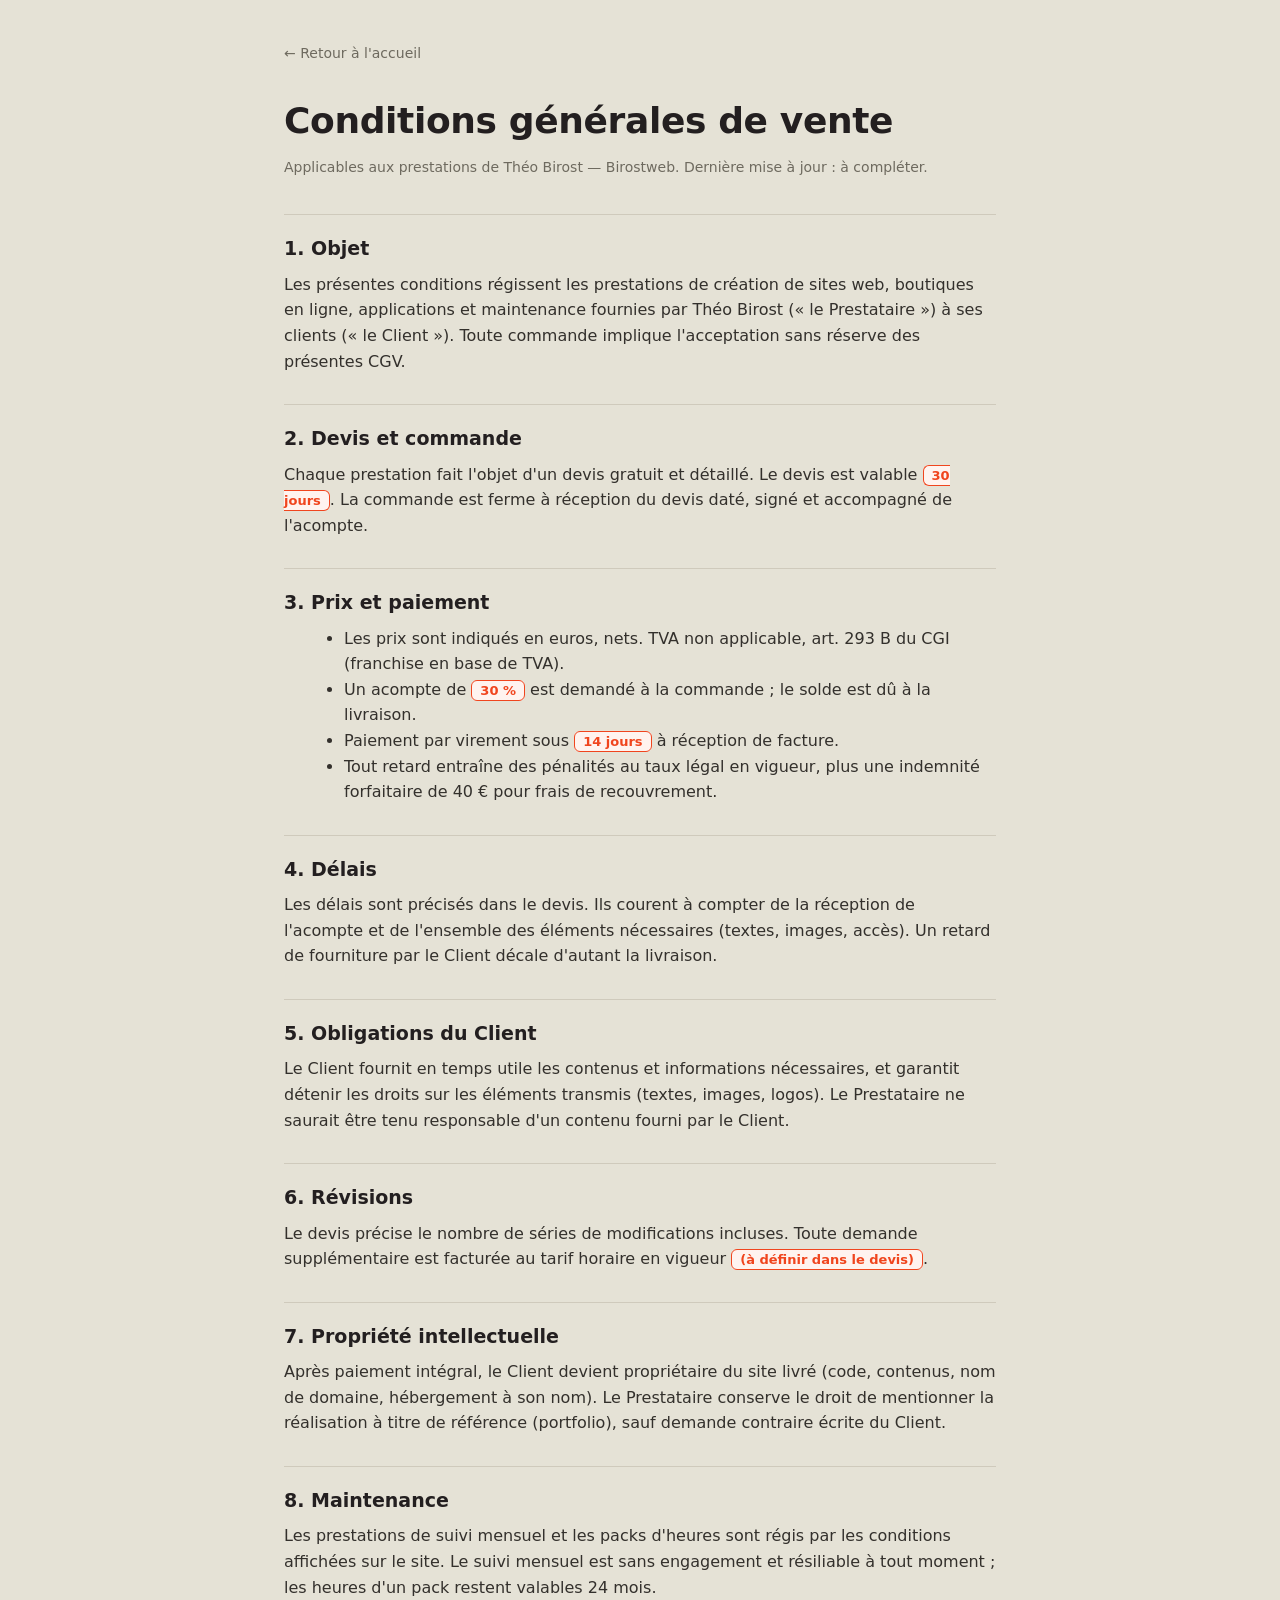
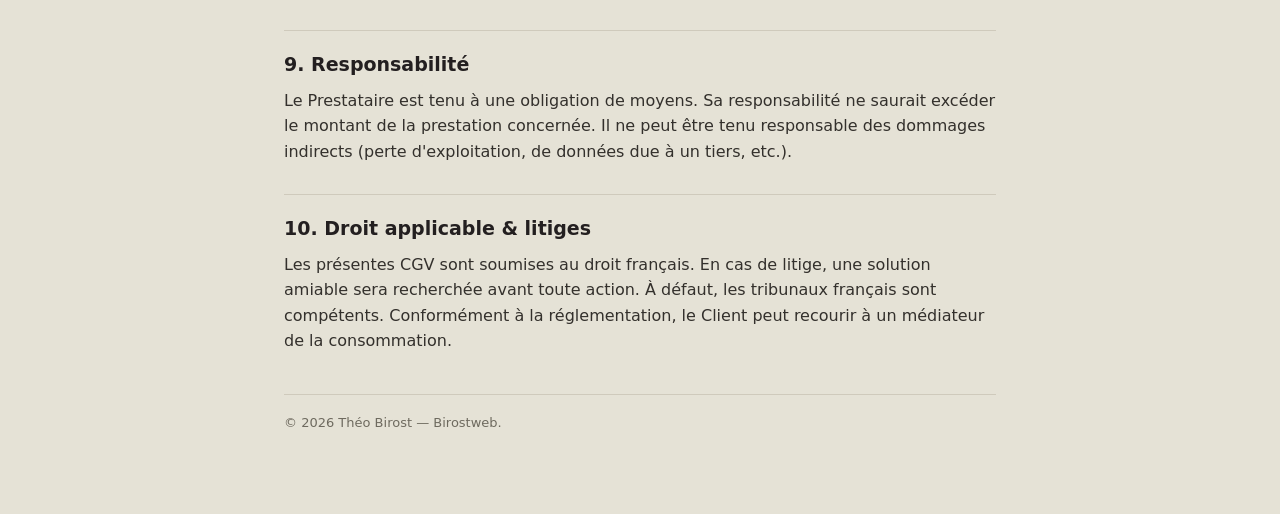
<file: site/cgv.html>
<!doctype html>
<html lang="fr">
<head>
<meta charset="utf-8">
<meta name="viewport" content="width=device-width, initial-scale=1">
<meta name="robots" content="noindex">
<title>Conditions générales de vente · Birostweb</title>
<style>
  :root{--paper:#E5E2D6;--surface:#FBFAF6;--ink:#231F20;--accent:#F0451E;--gray:#6E6A5F;--line:#CFCABC}
  *{box-sizing:border-box;margin:0}
  body{background:var(--paper);color:var(--ink);font-family:system-ui,-apple-system,"Segoe UI",Roboto,sans-serif;line-height:1.6;font-size:16px}
  .wrap{max-width:760px;margin:0 auto;padding:40px 24px 80px}
  a{color:var(--accent)}
  .back{display:inline-block;font-size:14px;margin-bottom:28px;text-decoration:none;color:var(--gray)}
  .back:hover{color:var(--ink)}
  h1{font-size:clamp(26px,5vw,36px);letter-spacing:-.01em;margin-bottom:6px}
  .sub{color:var(--gray);font-size:14px;margin-bottom:36px}
  h2{font-size:19px;margin:30px 0 8px;padding-top:18px;border-top:1px solid var(--line)}
  p,li{color:#33302c}
  ul{margin:8px 0 8px 20px}
  .todo{background:#fff3ef;border:1px solid var(--accent);border-radius:6px;padding:2px 8px;font-size:13px;color:var(--accent);font-weight:600}
  footer{color:var(--gray);font-size:13px;margin-top:40px;padding-top:18px;border-top:1px solid var(--line)}
</style>
</head>
<body>
  <!-- ============================================================================
       ⚠️  À RELIRE / COMPLÉTER : ce modèle couvre l'essentiel, mais adapte les
       montants d'acompte, délais de paiement et pénalités à ta pratique
       (cherche "À COMPLÉTER"). En cas de doute, fais valider par un juriste.
  ============================================================================ -->
  <div class="wrap">
    <a class="back" href="/">← Retour à l'accueil</a>
    <h1>Conditions générales de vente</h1>
    <p class="sub">Applicables aux prestations de Théo Birost — Birostweb. Dernière mise à jour : à compléter.</p>

    <h2>1. Objet</h2>
    <p>Les présentes conditions régissent les prestations de création de sites web, boutiques en ligne, applications et maintenance fournies par Théo Birost (« le Prestataire ») à ses clients (« le Client »). Toute commande implique l'acceptation sans réserve des présentes CGV.</p>

    <h2>2. Devis et commande</h2>
    <p>Chaque prestation fait l'objet d'un devis gratuit et détaillé. Le devis est valable <span class="todo">30 jours</span>. La commande est ferme à réception du devis daté, signé et accompagné de l'acompte.</p>

    <h2>3. Prix et paiement</h2>
    <ul>
      <li>Les prix sont indiqués en euros, nets. TVA non applicable, art. 293 B du CGI (franchise en base de TVA).</li>
      <li>Un acompte de <span class="todo">30 %</span> est demandé à la commande ; le solde est dû à la livraison.</li>
      <li>Paiement par virement sous <span class="todo">14 jours</span> à réception de facture.</li>
      <li>Tout retard entraîne des pénalités au taux légal en vigueur, plus une indemnité forfaitaire de 40 € pour frais de recouvrement.</li>
    </ul>

    <h2>4. Délais</h2>
    <p>Les délais sont précisés dans le devis. Ils courent à compter de la réception de l'acompte et de l'ensemble des éléments nécessaires (textes, images, accès). Un retard de fourniture par le Client décale d'autant la livraison.</p>

    <h2>5. Obligations du Client</h2>
    <p>Le Client fournit en temps utile les contenus et informations nécessaires, et garantit détenir les droits sur les éléments transmis (textes, images, logos). Le Prestataire ne saurait être tenu responsable d'un contenu fourni par le Client.</p>

    <h2>6. Révisions</h2>
    <p>Le devis précise le nombre de séries de modifications incluses. Toute demande supplémentaire est facturée au tarif horaire en vigueur <span class="todo">(à définir dans le devis)</span>.</p>

    <h2>7. Propriété intellectuelle</h2>
    <p>Après paiement intégral, le Client devient propriétaire du site livré (code, contenus, nom de domaine, hébergement à son nom). Le Prestataire conserve le droit de mentionner la réalisation à titre de référence (portfolio), sauf demande contraire écrite du Client.</p>

    <h2>8. Maintenance</h2>
    <p>Les prestations de suivi mensuel et les packs d'heures sont régis par les conditions affichées sur le site. Le suivi mensuel est sans engagement et résiliable à tout moment ; les heures d'un pack restent valables 24 mois.</p>

    <h2>9. Responsabilité</h2>
    <p>Le Prestataire est tenu à une obligation de moyens. Sa responsabilité ne saurait excéder le montant de la prestation concernée. Il ne peut être tenu responsable des dommages indirects (perte d'exploitation, de données due à un tiers, etc.).</p>

    <h2>10. Droit applicable &amp; litiges</h2>
    <p>Les présentes CGV sont soumises au droit français. En cas de litige, une solution amiable sera recherchée avant toute action. À défaut, les tribunaux français sont compétents. Conformément à la réglementation, le Client peut recourir à un médiateur de la consommation.</p>

    <footer>© 2026 Théo Birost — Birostweb.</footer>
  </div>
</body>
</html>
</file>
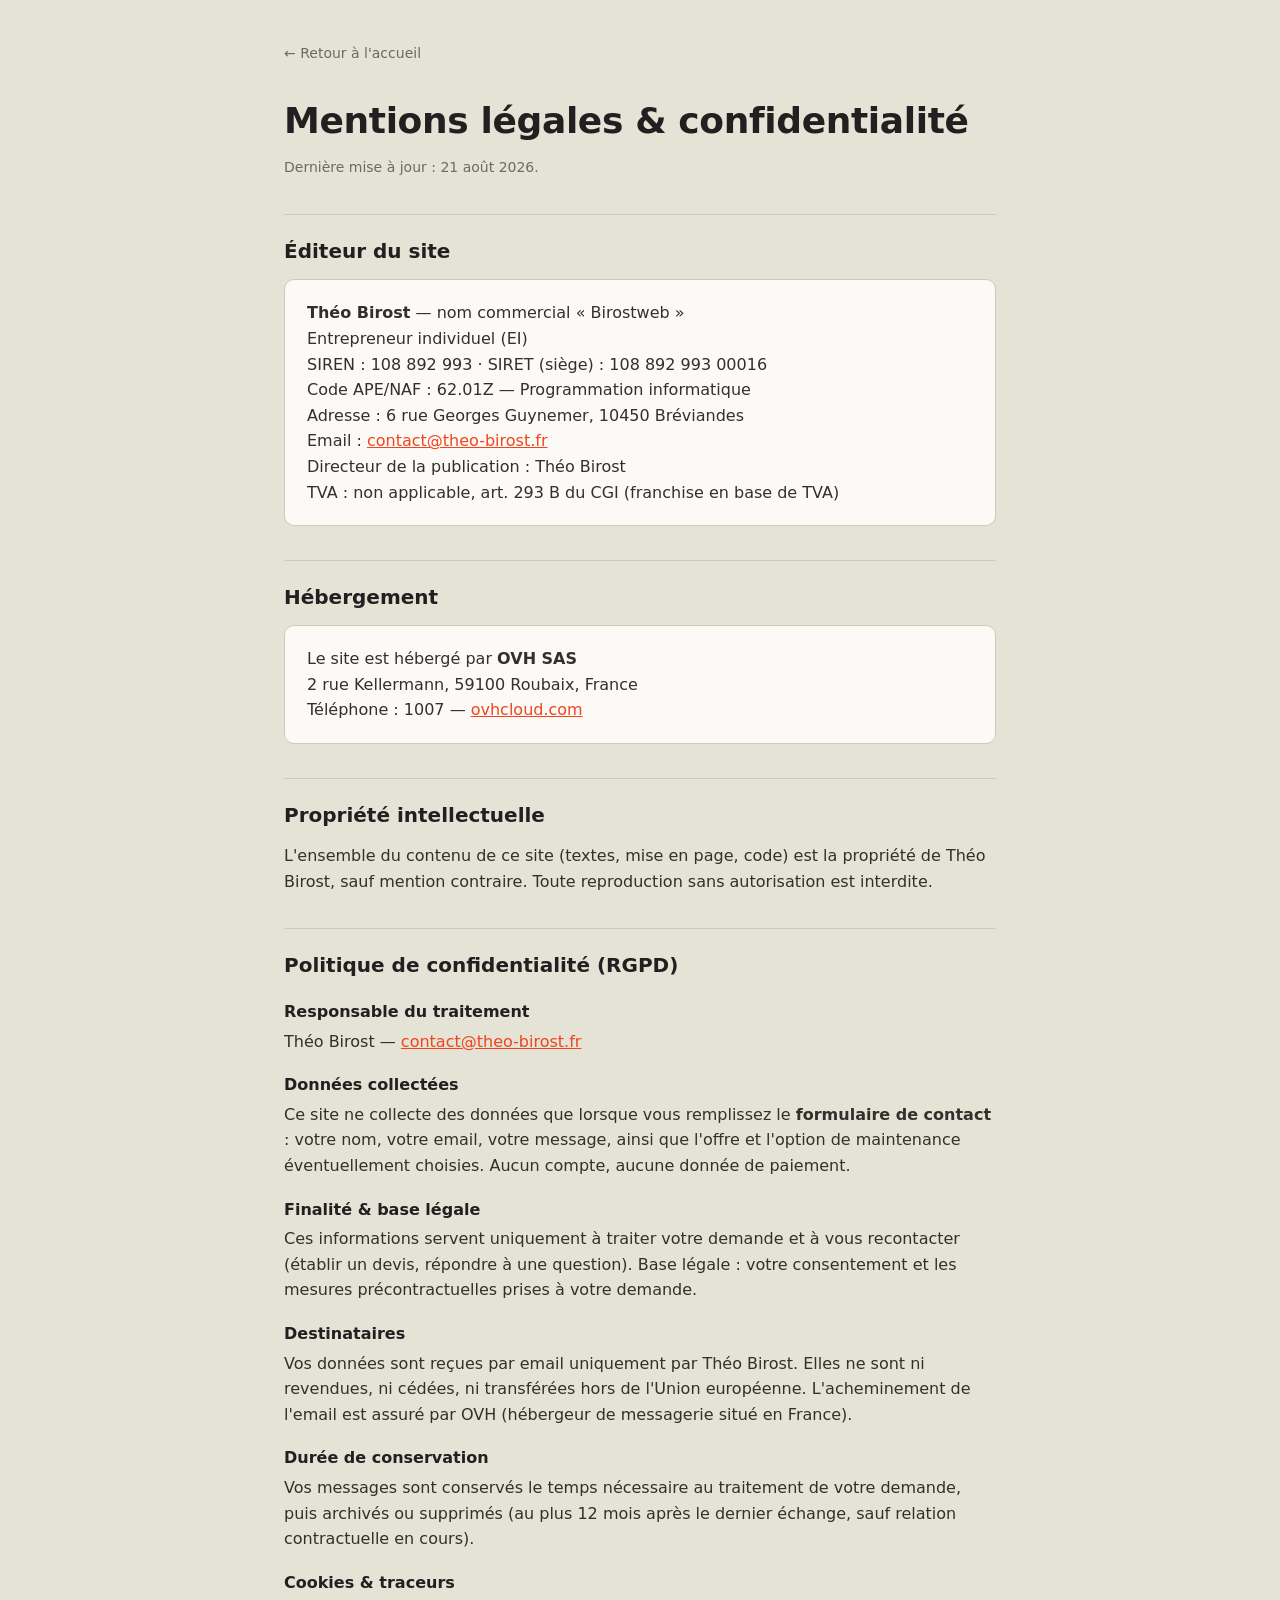
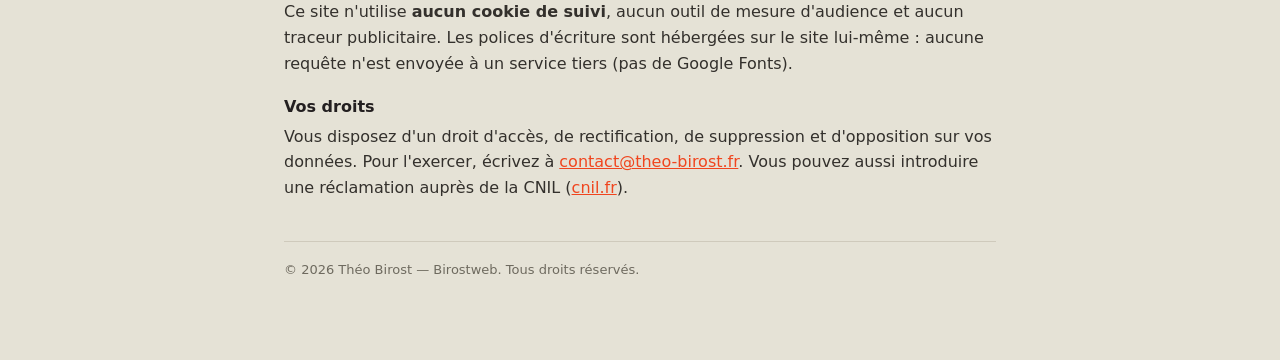
<file: site/mentions-legales.html>
<!doctype html>
<html lang="fr">
<head>
<meta charset="utf-8">
<meta name="viewport" content="width=device-width, initial-scale=1">
<meta name="robots" content="noindex">
<title>Mentions légales & confidentialité · Birostweb</title>
<style>
  :root{--paper:#E5E2D6;--surface:#FBFAF6;--ink:#231F20;--accent:#F0451E;--gray:#6E6A5F;--line:#CFCABC}
  *{box-sizing:border-box;margin:0}
  body{background:var(--paper);color:var(--ink);font-family:system-ui,-apple-system,"Segoe UI",Roboto,sans-serif;line-height:1.6;font-size:16px}
  .wrap{max-width:760px;margin:0 auto;padding:40px 24px 80px}
  a{color:var(--accent)}
  .back{display:inline-block;font-size:14px;margin-bottom:28px;text-decoration:none;color:var(--gray)}
  .back:hover{color:var(--ink)}
  h1{font-size:clamp(26px,5vw,36px);letter-spacing:-.01em;margin-bottom:6px}
  .sub{color:var(--gray);font-size:14px;margin-bottom:36px}
  h2{font-size:20px;margin:34px 0 12px;padding-top:20px;border-top:1px solid var(--line)}
  h3{font-size:16px;margin:18px 0 4px}
  p,li{color:#33302c}
  ul{margin:8px 0 8px 20px}
  .todo{background:#fff3ef;border:1px solid var(--accent);border-radius:6px;padding:2px 8px;font-size:13px;color:var(--accent);font-weight:600}
  .card{background:var(--surface);border:1px solid var(--line);border-radius:10px;padding:20px 22px;margin-top:12px}
  footer{color:var(--gray);font-size:13px;margin-top:40px;padding-top:18px;border-top:1px solid var(--line)}
</style>
</head>
<body>
  <div class="wrap">
    <a class="back" href="/">← Retour à l'accueil</a>
    <h1>Mentions légales &amp; confidentialité</h1>
    <p class="sub">Dernière mise à jour : 21 août 2026.</p>

    <h2>Éditeur du site</h2>
    <div class="card">
      <p><strong>Théo Birost</strong> — nom commercial « Birostweb »</p>
      <p>Entrepreneur individuel (EI)</p>
      <p>SIREN : 108 892 993 · SIRET (siège) : 108 892 993 00016</p>
      <p>Code APE/NAF : 62.01Z — Programmation informatique</p>
      <p>Adresse : 6 rue Georges Guynemer, 10450 Bréviandes</p>
      <p>Email : <a href="mailto:contact@theo-birost.fr">contact@theo-birost.fr</a></p>
      <p>Directeur de la publication : Théo Birost</p>
      <p>TVA : non applicable, art. 293 B du CGI (franchise en base de TVA)</p>
    </div>

    <h2>Hébergement</h2>
    <div class="card">
      <p>Le site est hébergé par <strong>OVH SAS</strong><br>
      2 rue Kellermann, 59100 Roubaix, France<br>
      Téléphone : 1007 — <a href="https://www.ovhcloud.com" target="_blank" rel="noopener">ovhcloud.com</a></p>
    </div>

    <h2>Propriété intellectuelle</h2>
    <p>L'ensemble du contenu de ce site (textes, mise en page, code) est la propriété de Théo Birost, sauf mention contraire. Toute reproduction sans autorisation est interdite.</p>

    <h2>Politique de confidentialité (RGPD)</h2>

    <h3>Responsable du traitement</h3>
    <p>Théo Birost — <a href="mailto:contact@theo-birost.fr">contact@theo-birost.fr</a></p>

    <h3>Données collectées</h3>
    <p>Ce site ne collecte des données que lorsque vous remplissez le <strong>formulaire de contact</strong> : votre nom, votre email, votre message, ainsi que l'offre et l'option de maintenance éventuellement choisies. Aucun compte, aucune donnée de paiement.</p>

    <h3>Finalité &amp; base légale</h3>
    <p>Ces informations servent uniquement à traiter votre demande et à vous recontacter (établir un devis, répondre à une question). Base légale : votre consentement et les mesures précontractuelles prises à votre demande.</p>

    <h3>Destinataires</h3>
    <p>Vos données sont reçues par email uniquement par Théo Birost. Elles ne sont ni revendues, ni cédées, ni transférées hors de l'Union européenne. L'acheminement de l'email est assuré par OVH (hébergeur de messagerie situé en France).</p>

    <h3>Durée de conservation</h3>
    <p>Vos messages sont conservés le temps nécessaire au traitement de votre demande, puis archivés ou supprimés (au plus 12 mois après le dernier échange, sauf relation contractuelle en cours).</p>

    <h3>Cookies &amp; traceurs</h3>
    <p>Ce site n'utilise <strong>aucun cookie de suivi</strong>, aucun outil de mesure d'audience et aucun traceur publicitaire. Les polices d'écriture sont hébergées sur le site lui-même : aucune requête n'est envoyée à un service tiers (pas de Google Fonts).</p>

    <h3>Vos droits</h3>
    <p>Vous disposez d'un droit d'accès, de rectification, de suppression et d'opposition sur vos données. Pour l'exercer, écrivez à <a href="mailto:contact@theo-birost.fr">contact@theo-birost.fr</a>. Vous pouvez aussi introduire une réclamation auprès de la CNIL (<a href="https://www.cnil.fr" target="_blank" rel="noopener">cnil.fr</a>).</p>

    <footer>© 2026 Théo Birost — Birostweb. Tous droits réservés.</footer>
  </div>
</body>
</html>
</file>
